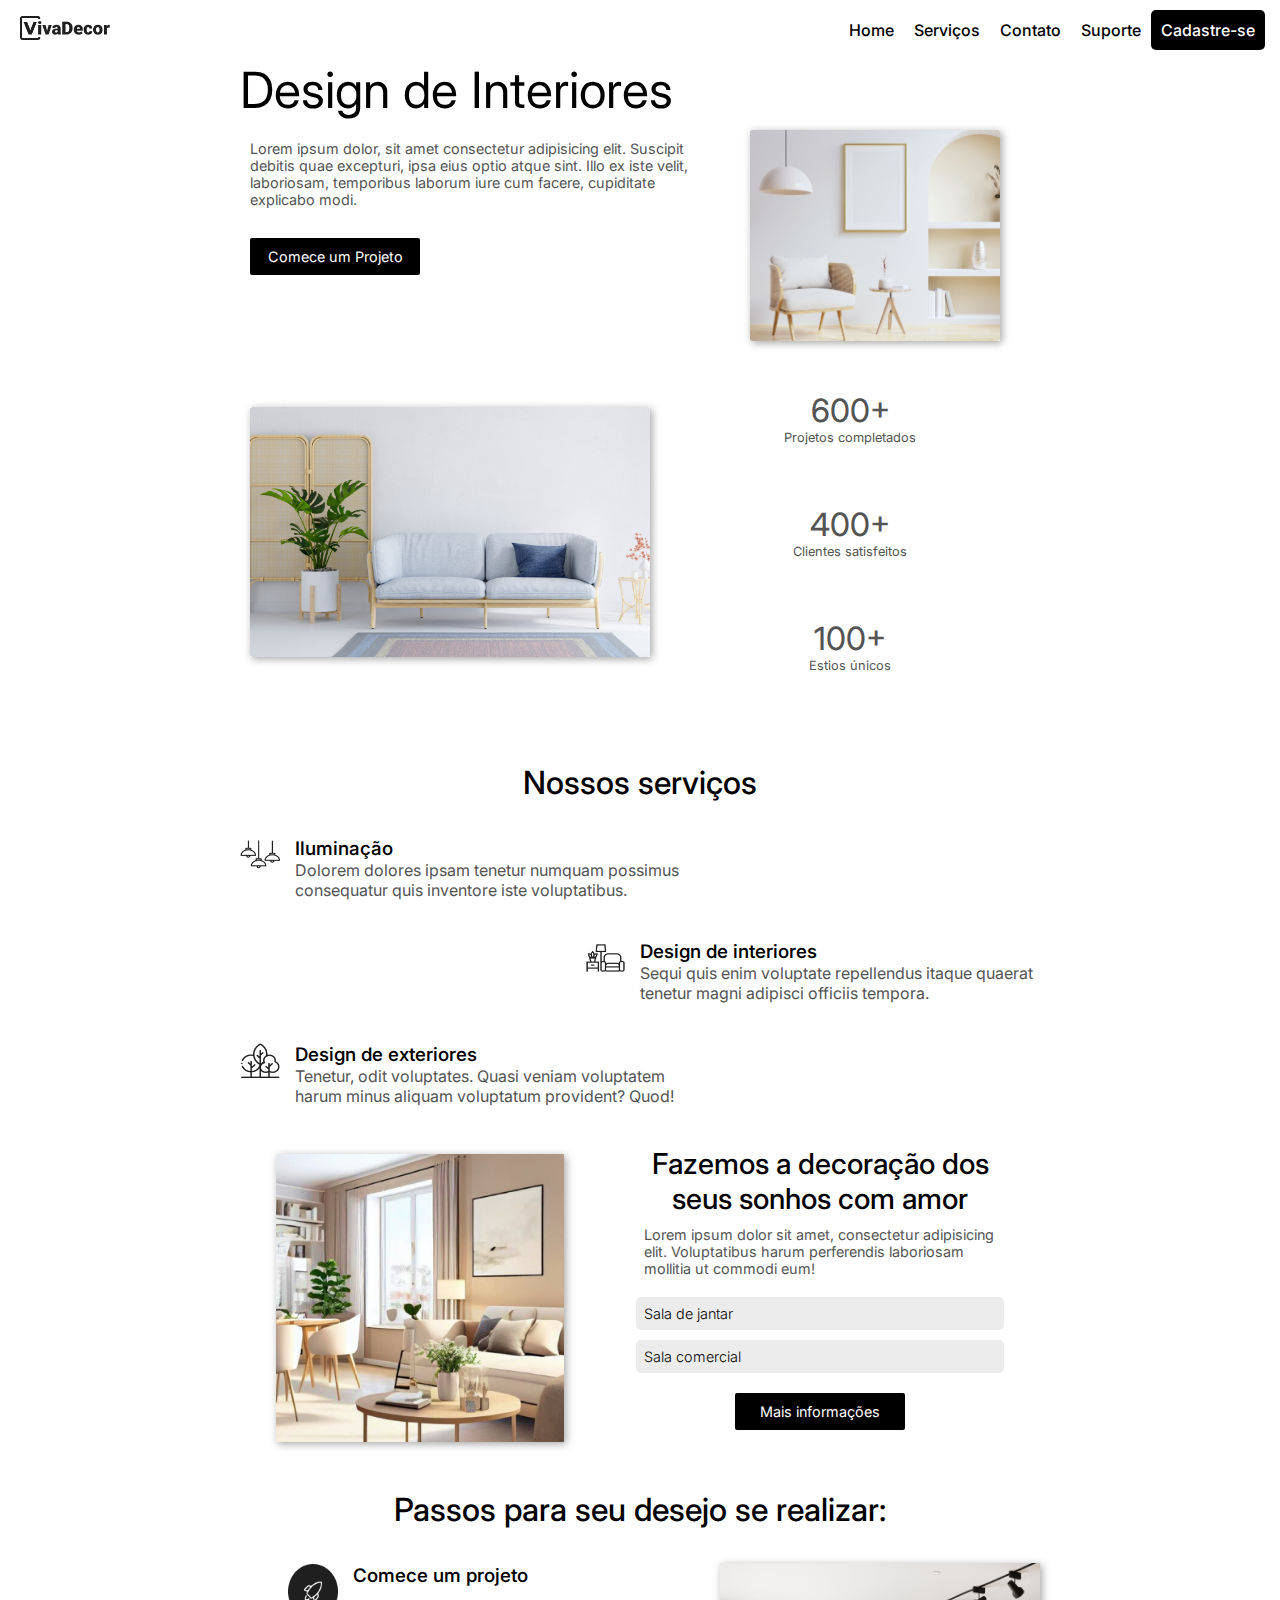
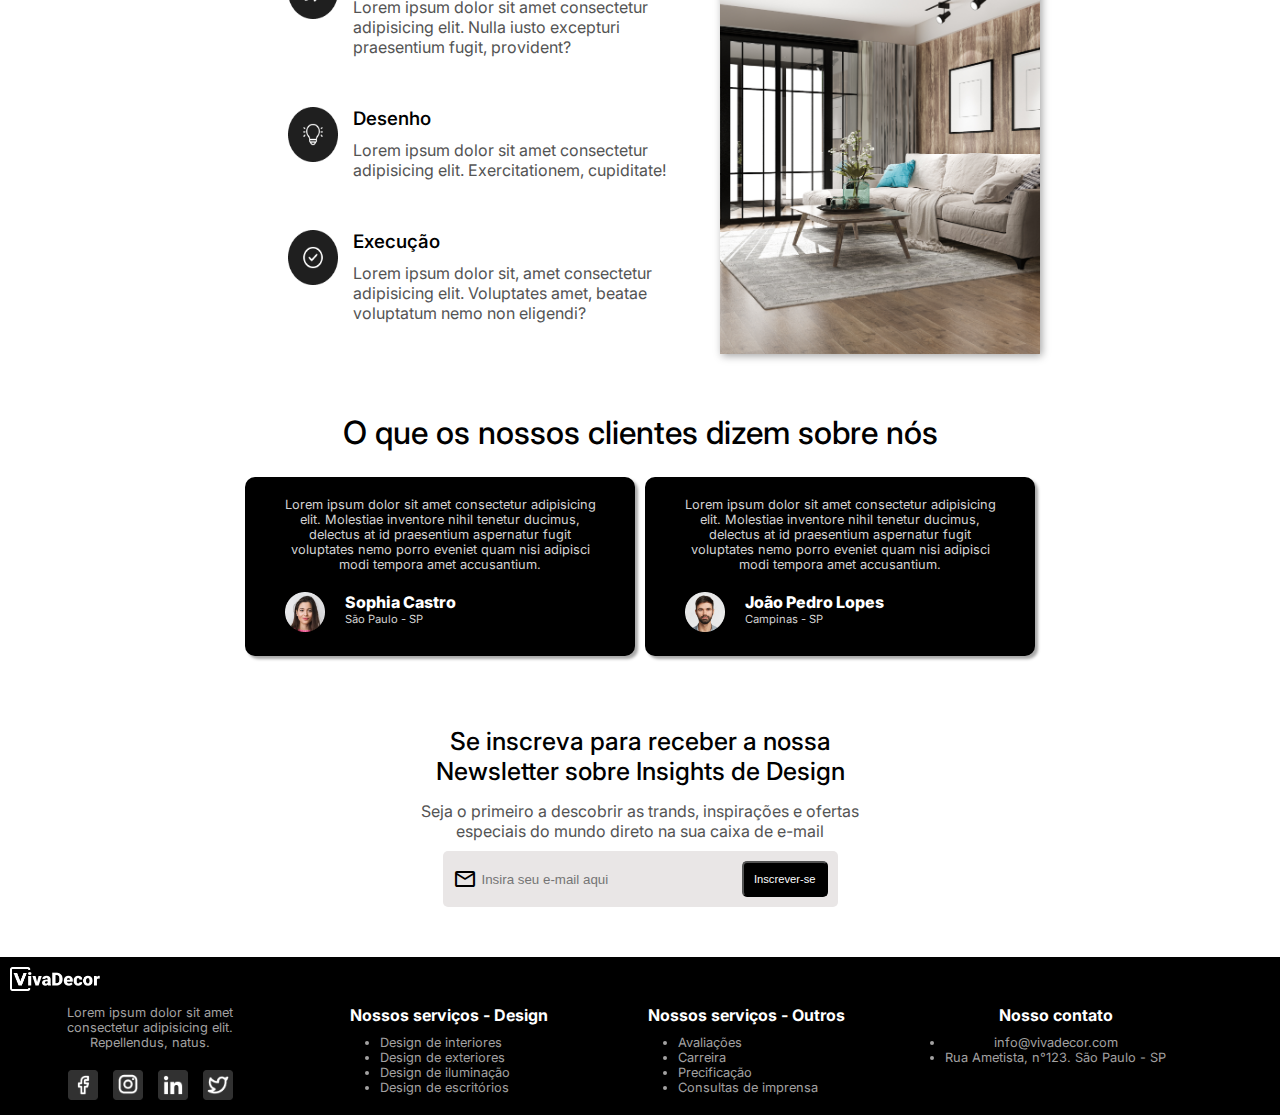
<file: index.html>
<!DOCTYPE html>
<html lang="pt-br">
  <head>
    <meta charset="UTF-8" />
    <meta name="viewport" content="width=device-width, initial-scale=1.0" />
    <title>C</title>
    <link
      rel="stylesheet"
      href="https://fonts.googleapis.com/css2?family=Material+Symbols+Outlined:opsz,wght,FILL,GRAD@20..48,100..700,0..1,-50..200&icon_names=add"
    />
    <link
      rel="stylesheet"
      href="https://fonts.googleapis.com/css2?family=Material+Symbols+Outlined:opsz,wght,FILL,GRAD@20..48,100..700,0..1,-50..200&icon_names=mail"
    />
    <link rel="stylesheet" href="estilos/style.css" />
  </head>
  <body>
    <header>
      <div>
        <img
          src="midia/Logo_branca.png"
          alt="Lovo Viva decor"
          id="header_logo"
        />
      </div>
      <div class="menu-toggle" id="menu-toggle">
        <span></span>
        <span></span>
        <span></span>
      </div>
      <nav id="nav">
        <a href="index.html">Home</a>
        <a href="#">Serviços</a>
        <a href="contato.html">Contato</a>
        <a href="#">Suporte</a>
        <a href="#" id="nav_cadastro">Cadastre-se</a>
      </nav>
    </header>

    <section>
        <div>
          <h1>Design de Interiores</h1>
          <div id="projeto_container">
            <div id="projeto_content">
              <p class="p_grande" id="projeto_p">
                Lorem ipsum dolor, sit amet consectetur adipisicing elit. Suscipit
                debitis quae excepturi, ipsa eius optio atque sint. Illo ex iste
                velit, laboriosam, temporibus laborum iure cum facere, cupiditate
                explicabo modi.
              </p>
              <a href="#" class="button" id="button_projeto">Comece um Projeto</a>
            </div>
            <img
              src="midia/Imagem_1.png"
              alt="Imagem de uma poltrona de palha e almofadas brancas, com abajur, quadro, mesa pequena e decoração minimalista branca"
              id="imagem_01"
              class="imagem"
            />
          </div>
        </div>
        <div id="estima_container">
          <div id="estima_content">
            <div class="estima_div">
              <p class="estima_num">600+</p>
              <p class="estima_p">Projetos completados</p>
            </div>
            <div class="estima_div">
              <p class="estima_num">400+</p>
              <p class="estima_p">Clientes satisfeitos</p>
            </div>
            <div class="estima_div">
              <p class="estima_num">100+</p>
              <p class="estima_p">Estios únicos</p>
            </div>
          </div>
          <img
            src="midia/Imagem_2.png"
            alt="Imagm de um sofá com dois lugares e uma planta. Decoração minimalista"
            id="imagem_02"
            class="imagem"
          />
        </div>
        <h2 id="servicos_h2">Nossos serviços</h2>
        <div id="servicos_container">
          <div class="servicos_content">
            <img src="midia/icone_1.png" alt="Lustres" class="servicos_img" />
            <div class="servicos_text">
              <h3 class="servicos_h3">Iluminação</h3>
              <p class="servicos_p">
                Dolorem dolores ipsam tenetur numquam possimus consequatur quis
                inventore iste voluptatibus.
              </p>
            </div>
          </div>
          <div class="servicos_content" id="servicos_even">
            <img
              src="midia/icone_2.png"
              alt="Ícone de sofás"
              class="servicos_img"
            />
            <div class="servicos_text">
              <h3 class="servicos_h3">Design de interiores</h3>
              <p class="servicos_p">
                Sequi quis enim voluptate repellendus itaque quaerat tenetur magni
                adipisci officiis tempora.
              </p>
            </div>
          </div>
          <div class="servicos_content">
            <img
              src="midia/icone_3.png"
              alt="Ícone de árvores"
              class="servicos_img"
            />
            <div class="servicos_text">
              <h3 class="servicos_h3">Design de exteriores</h3>
              <p class="servicos_p">
                Tenetur, odit voluptates. Quasi veniam voluptatem harum minus
                aliquam voluptatum provident? Quod!
              </p>
            </div>
          </div>
        </div>
        <div id="exemplos_container">
          <div id="exemplos_img">
            <img
              src="midia/Imagem_3.png"
              alt="Decoração aconchegante com plantas"
              id="imagem_03"
              class="imagem"
            />
          </div>
          <div id="exemplos_txt">
            <h2 id="exemplos_h2">Fazemos a decoração dos seus sonhos com amor</h2>
            <p class="p_grande" id="exemplos_p">
              Lorem ipsum dolor sit amet, consectetur adipisicing elit. Voluptatibus
              harum perferendis laboriosam mollitia ut commodi eum!
            </p>
            <div class="hid_div" onclick="abraCadabra1()">
              <h3 class="hid_h3">Sala de jantar</h3>
            </div>
            <img
              src="midia/img_sala_de-jantar.jpg"
              alt="Imagem de uma sala de jantar"
              class="hid_img"
              id="img_jantar"
            />
            <div class="hid_div" onclick="abraCadabra2()">
              <h3 class="hid_h3">Sala comercial</h3>
            </div>
            <img
              src="midia/img_sala_comercial.jpg"
              alt="Imagem de uma sala comercial"
              class="hid_img"
              id="img_office"
            />
            <a href="#" class="button" id="button_info">Mais informações</a>
          </div>
        </div>
        <div>
          <h2>Passos para seu desejo se realizar:</h2>
          <div id="passos_container">
            <div id="passos_txt_container">
              <div class="passos_content">
                <img
                  src="midia/icone_4.png"
                  alt="Imagem de um foguete"
                  class="passos_img"
                />
                <div class="passos_txt">
                  <h3>Comece um projeto</h3>
                  <p class="passos_p">
                    Lorem ipsum dolor sit amet consectetur adipisicing elit. Nulla
                    iusto excepturi praesentium fugit, provident?
                  </p>
                </div>
              </div>
              <div class="passos_content">
                <img
                  src="midia/icone_5.png"
                  alt="Imagem de uma lâmpada"
                  class="passos_img"
                />
                <div>
                  <h3>Desenho</h3>
                  <p class="passos_p">
                    Lorem ipsum dolor sit amet consectetur adipisicing elit.
                    Exercitationem, cupiditate!
                  </p>
                </div>
              </div>
              <div class="passos_content">
                <img
                  src="midia/icone_6.png"
                  alt="Imagem de um check"
                  class="passos_img"
                />
                <div class="passos_txt">
                  <h3>Execução</h3>
                  <p class="passos_p">
                    Lorem ipsum dolor sit, amet consectetur adipisicing elit.
                    Voluptates amet, beatae voluptatum nemo non eligendi?
                  </p>
                </div>
              </div>
            </div>
            <img
              src="midia/Imagem_4.png"
              alt="Decoração de uma sala de jantar elegante"
              class="imagem"
              id="passos_img"
            />
          </div>
        </div>
        <div>
          <h2>O que os nossos clientes dizem sobre nós</h2>
          <div class="depoimentos">
            <div class="depoimento_container">
              <p class="depoimento_p">
                Lorem ipsum dolor sit amet consectetur adipisicing elit. Molestiae
                inventore nihil tenetur ducimus, delectus at id praesentium
                aspernatur fugit voluptates nemo porro eveniet quam nisi adipisci
                modi tempora amet accusantium.
              </p>
              <div class="depoimento_content">
                <div class="depoimento_div_img">
                  <img
                    src="midia/img_sophia.png"
                    alt="Imagem da Sophia"
                    class="depoimento_img"
                  />
                </div>
                <div class="depoimento_txt">
                  <p class="depoimento_nome">Sophia Castro</p>
                  <p class="depoimento_cidade">São Paulo - SP</p>
                </div>
              </div>
            </div>
            <div class="depoimento_container">
              <p class="depoimento_p">
                Lorem ipsum dolor sit amet consectetur adipisicing elit. Molestiae
                inventore nihil tenetur ducimus, delectus at id praesentium
                aspernatur fugit voluptates nemo porro eveniet quam nisi adipisci
                modi tempora amet accusantium.
              </p>
              <div class="depoimento_content">
                <div class="depoimento_div_img">
                  <img
                    src="midia/img_joao.png"
                    alt="Imagem do João"
                    class="depoimento_img"
                  />
                </div>
                <div class="depoimento_txt">
                  <p class="depoimento_nome">João Pedro Lopes</p>
                  <p class="depoimento_cidade">Campinas - SP</p>
                </div>
              </div>
            </div>
          </div>
        </div>
        <div id="mail_container">
          <h2 id="mail_h3">
            Se inscreva para receber a nossa Newsletter sobre Insights de Design
          </h2>
          <p>
            Seja o primeiro a descobrir as trands, inspirações e ofertas especiais
            do mundo direto na sua caixa de e-mail
          </p>
          <div id="mail_content">
            <span class="material-symbols-outlined">mail</span>
            <input
              type="email"
              name="mail"
              id="mail_txt"
              placeholder="Insira seu e-mail aqui"
            />
            <input
              type="button"
              value="Inscrever-se"
              id="mail_button"
              class="button"
            />
          </div>
        </div>
    </section>
    <footer>
      <div>
        <img
          src="midia/Logo_branca.png"
          alt="Lovo Viva decor"
          id="footer_logo"
        />
      </div>
      <div id="footer_container">
        <div>
          <div id="icone_container">
            <p id="icone_p">
              Lorem ipsum dolor sit amet consectetur adipisicing elit.
              Repellendus, natus.
            </p>
            <div id="icone_content">
              <a href="#"
                ><img
                  src="midia/icone_facebook.png"
                  alt="Icone do Facebook"
                  class="icone_img"
              /></a>
              <a href="#"
                ><img
                  src="midia/icone_instagran.png"
                  alt="Icone do Instagran"
                  class="icone_img"
              /></a>
              <a href="#"
                ><img
                  src="midia/icone_linkedin.png"
                  alt="Icone do LinkedIn"
                  class="icone_img"
              /></a>
              <a href="#"
                ><img
                  src="midia/icone_x.png"
                  alt="Icone do X"
                  class="icone_img"
              /></a>
            </div>
          </div>
        </div>
        <div>
          <p onclick="abraCadabra3()">
            <strong>Nossos serviços - Design</strong>
          </p>
          <ul class="servicos_footer" id="design_ul">
            <li>Design de interiores</li>
            <li>Design de exteriores</li>
            <li>Design de iluminação</li>
            <li>Design de escritórios</li>
          </ul>
        </div>
        <div onclick="abraCadabra4()">
          <p><strong>Nossos serviços - Outros</strong></p>
          <ul class="servicos_footer" id="outros_ul">
            <li>Avaliações</li>
            <li>Carreira</li>
            <li>Precificação</li>
            <li>Consultas de imprensa</li>
          </ul>
        </div>
        <div>
          <p><strong>Nosso contato</strong></p>
          <ul id="contato_ul">
            <li>info@vivadecor.com</li>
            <li>Rua Ametista, n°123. São Paulo - SP</li>
          </ul>
        </div>
      </div>
    </footer>
    <script src="script.js"></script>
  </body>
</html>
</file>
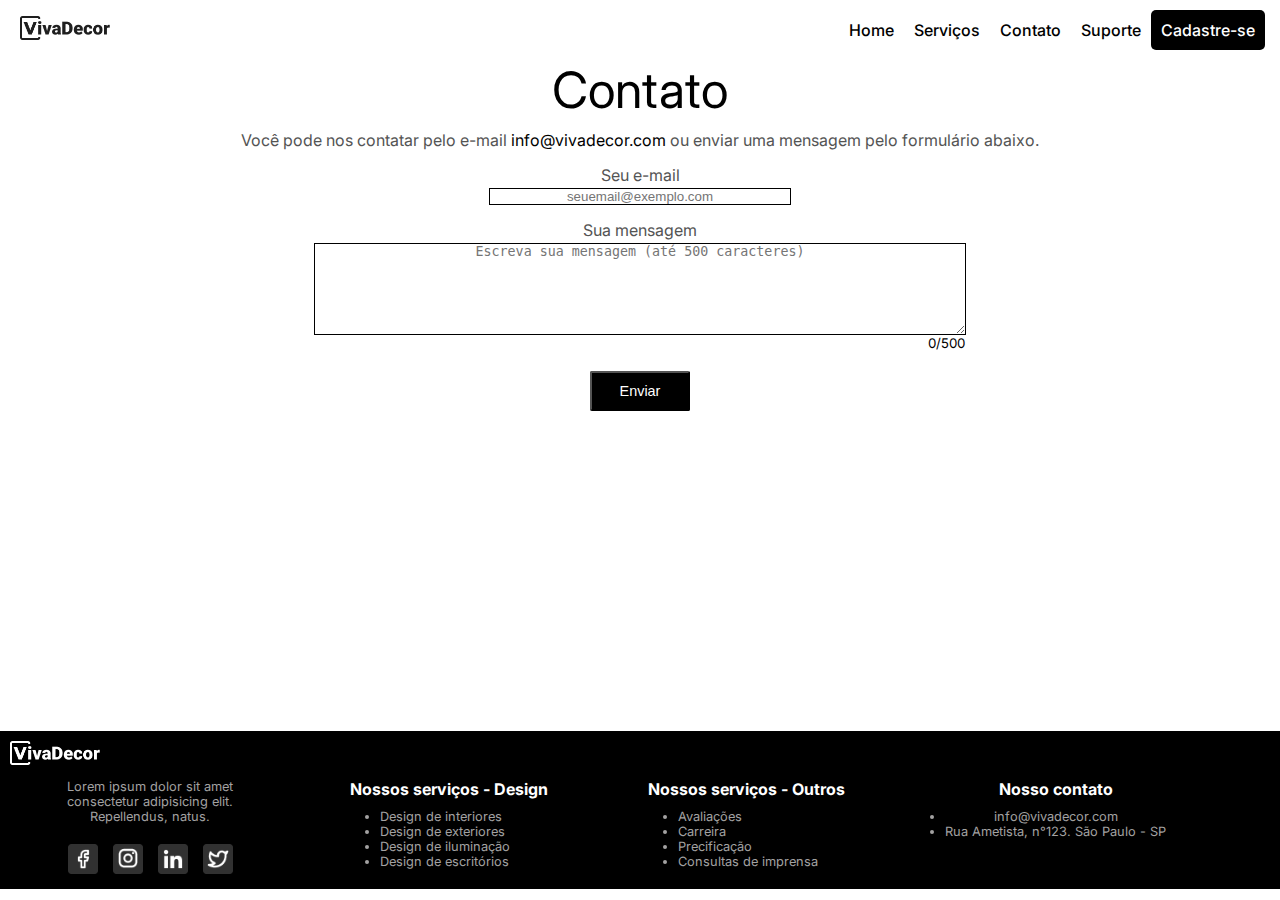
<file: contato.html>
<!DOCTYPE html>
<html lang="pt-br">
  <head>
    <meta charset="UTF-8" />
    <meta name="viewport" content="width=device-width, initial-scale=1.0" />
    <title>LinaDecor - Contato</title>
    <link rel="stylesheet" href="estilos/contato.css" />
  </head>
  <body>
    <header>
      <div>
        <img
          src="midia/Logo_branca.png"
          alt="Lovo Viva decor"
          id="header_logo"
        />
      </div>
      <div class="menu-toggle" id="menu-toggle">
        <span></span>
        <span></span>
        <span></span>
      </div>
      <nav id="nav">
        <a href="index.html">Home</a>
        <a href="#">Serviços</a>
        <a href="contato.html">Contato</a>
        <a href="#">Suporte</a>
        <a href="#" id="nav_cadastro">Cadastre-se</a>
      </nav>
    </header>

    <h1>Contato</h1>
    <p>
      Você pode nos contatar pelo e-mail
      <a href="mailto:info@vivadecor.com" id="email">info@vivadecor.com</a>
      ou enviar uma mensagem pelo formulário abaixo.
    </p>

    <form action="/contato" method="post" autocomplete="on">
      <div>
        <label for="imail" id="mail">Seu e-mail</label>
        <input
          type="email"
          name="email"
          id="imail"
          required
          autocomplete="email"
          placeholder="seuemail@exemplo.com"
        />
      </div>

      <div>
        <label for="mensagem">Sua mensagem</label>
        <div id="textarea">
            <textarea
              name="message"
              id="mensagem"
              rows="6"
              required
              maxlength="500"
              placeholder="Escreva sua mensagem (até 500 caracteres)"
            ></textarea>
            <small id="contador">0/500</small>
        </div>
      </div>

      <button type="submit">Enviar</button>
    </form>

        <footer>
      <div>
        <img
          src="midia/Logo_branca.png"
          alt="Lovo Viva decor"
          id="footer_logo"
        />
      </div>
      <div id="footer_container">
        <div>
          <div id="icone_container">
            <p id="icone_p">
              Lorem ipsum dolor sit amet consectetur adipisicing elit.
              Repellendus, natus.
            </p>
            <div id="icone_content">
              <a href="#"
                ><img
                  src="midia/icone_facebook.png"
                  alt="Icone do Facebook"
                  class="icone_img"
              /></a>
              <a href="#"
                ><img
                  src="midia/icone_instagran.png"
                  alt="Icone do Instagran"
                  class="icone_img"
              /></a>
              <a href="#"
                ><img
                  src="midia/icone_linkedin.png"
                  alt="Icone do LinkedIn"
                  class="icone_img"
              /></a>
              <a href="#"
                ><img
                  src="midia/icone_x.png"
                  alt="Icone do X"
                  class="icone_img"
              /></a>
            </div>
          </div>
        </div>
        <div>
          <p onclick="abraCadabra3()">
            <strong>Nossos serviços - Design</strong>
          </p>
          <ul class="servicos_footer" id="design_ul">
            <li>Design de interiores</li>
            <li>Design de exteriores</li>
            <li>Design de iluminação</li>
            <li>Design de escritórios</li>
          </ul>
        </div>
        <div onclick="abraCadabra4()">
          <p><strong>Nossos serviços - Outros</strong></p>
          <ul class="servicos_footer" id="outros_ul">
            <li>Avaliações</li>
            <li>Carreira</li>
            <li>Precificação</li>
            <li>Consultas de imprensa</li>
          </ul>
        </div>
        <div>
          <p><strong>Nosso contato</strong></p>
          <ul id="contato_ul">
            <li>info@vivadecor.com</li>
            <li>Rua Ametista, n°123. São Paulo - SP</li>
          </ul>
        </div>
      </div>
    </footer>
    
    <script src="script.js"></script>
  </body>
</html>
</file>
<file: estilos/style.css>
@import url("https://fonts.googleapis.com/css2?family=Inter:ital,opsz,wght@0,14..32,100..900;1,14..32,100..900&display=swap");

:root {
  --cor01: #eceeea;
  --COR02: #545454;

  --fonte-padrão: "Inter", sans-serif;
}

* {
  margin: 0;
  padding: 0;
}

body {
  font-family: var(--fonte-padrão);
}

/* Fiz esse site em mobile-firt */

/* -------------CABEÇALHO-------------*/

section {
  max-width: 800px;
  margin: 0 auto;
}

header {
  position: fixed;
  z-index: 3;
  width: calc(100% - 40px);
  display: flex;
  justify-content: space-between;
  align-items: center;
  padding: 10px 20px;
  background-color: #333;
  color: white;
}

header img {
  width: 90px;
}

header span {
  height: 10rem;
}

/* Botão do menu hambúrguer */
.menu-toggle {
  display: flex; /* Mostra o botão */
  flex-direction: column; /* Alinha as barras verticalmente */
  cursor: pointer; /* Muda o cursor para mãozinha */
}
/* Linhas do menu hambúrguer */
.menu-toggle span {
  background: white;
  height: 2px;
  width: 25px;
  margin: 3px 0;
  transition: 0.3s;
}

nav {
  display: none; /* Esconde o menu por padrão */
  flex-direction: column; /* Alinha links na vertical */
  background-color: #444; /* Cor de fundo do menu */
  position: absolute; /* Permite posicionamento no topo */
  top: 50px;
  right: 20px;
  border-radius: 5px;
}

nav a {
  text-decoration: none;
  color: white;
  transition: color 0.3s;
  padding: 10px;
  border-radius: 0px 0px 5px 5px;
}

#nav_cadastro {
  background-color: black;
  color: white;
  transition: color 0.3s;
}

nav a:hover {
  color: #f4a261;
}

nav.active {
  display: flex;
}

/* -------------CORPO DO TEXTO-------------*/

h1 {
  font-weight: normal;
  font-size: 50px;
  text-align: center;
  padding: 60px 0 10px 0;
}

h2 {
  text-align: center;
  padding: 40px 0 15px 0;
  font-size: 2rem;
  font-weight: 350;
  width: 80%;
  margin: auto;
}

h3 {
  font-weight: 550;
}

p {
  color: var(--COR02);
  text-align: center;
  margin: auto;
}

.button {
  text-decoration: none;
  width: 150px;
  text-align: center;
  background-color: black;
  font-size: 0.9rem;
  color: white;
  display: block;
  margin: auto;
  margin: 20px auto;
  padding: 10px;
  border-radius: 2px;
}

.imagem {
  display: block;
  max-width: 80%;
  margin: auto;
  box-shadow: 2px 2px 8px rgba(0, 0, 0, 0.36);
}

.p_grande {
  padding: 10px;
  margin-bottom: 10px;
  width: 80%;
}

#estima_content {
  padding: 40px;
  display: flex;
  justify-content: space-around;
}

.estima_div {
  padding: 10px;
}

.estima_num {
  font-weight: 450;
  font-size: 2rem;
}

.estima_p {
  font-size: 0.8rem;
}

#servicos_container {
  margin-bottom: 20px;
}

.servicos_content {
  display: flex;
  width: 80%;
  margin: auto;
  gap: 15px;
  padding-bottom: 20px;
}

.servicos_img {
  width: 50px;
  height: 55px;
}

.servicos_p {
  text-align: left;
}

.hid_div {
  display: flex;
  justify-content: space-between;
  width: 80%;
  background-color: rgba(211, 211, 211, 0.438);
  padding: 8px;
  margin: 10px auto 10px auto;
  border-radius: 5px;
}

.hid_h3 {
  font-weight: 300;
  font-size: 1.1rem;
}

.hid_img {
  display: none;
  max-width: 80%;
  margin: auto;
  box-shadow: 2px 2px 8px rgba(0, 0, 0, 0.36);
}

#img_jantar {
  width: 50%;
}

.passos_content {
  display: flex;
  width: 80%;
  margin: 20px auto 50px auto;
  gap: 15px;
}

.passos_img {
  width: 50px;
  height: 55px;
}

.passos_p {
  text-align: left;
  margin-top: 10px;
}

.depoimento_container {
  background-color: black;
  width: 300px;
  margin: 10px auto 10px auto;
  padding: 20px;
  border-radius: 10px;
  box-shadow: 3px 3px 3px rgba(0, 0, 0, 0.344);
}

.depoimento_content {
  display: flex;
  padding-top: 20px;
}

.depoimento_p {
  color: lightgray;
  font-size: 0.8rem;
  width: 90%;
}

.depoimento_div_img {
  width: 80px;
  text-align: center;
}

.depoimento_img {
  width: 40px;
}

.depoimento_nome {
  color: white;
  font-weight: 800;
}

.depoimento_cidade {
  color: lightgray;
  font-size: 0.7rem;
  text-align: left;
}

#mail_h3 {
  font-size: 1.55rem;
  font-weight: 500;
  width: 100%;
}

#mail_container {
  max-width: 500px;
  margin: 20px auto;
  padding: 0 40px 20px 40px;
}

#mail_content {
  display: flex;
  justify-content: space-around;
  margin: 10px auto;
  padding: 10px;
  width: 75%;
  background-color: rgb(233, 230, 230);
  border-radius: 5px;
}

#mail_txt {
  border: none;
  padding: 5px;
  background-color: rgb(233, 230, 230);
  width: 100%;
}

#mail_button {
  font-size: 0.7rem;
  width: 100px;
  border-radius: 5px;
  margin: 0 0 0 auto;
  float: right;
}

.material-symbols-outlined {
  align-self: center;
  font-variation-settings: "FILL" 0, "wght" 400, "GRAD" 0, "opsz" 24;
}

/* --------------FOOTER--------------- */

footer {
  background-color: black;
  color: white;
}

footer p {
  color: white;
  margin: 10px auto 10px auto;
}

#footer_logo {
  margin: 10px 10px 0 10px;
  width: 90px;
}

#icone_content {
  width: 60%;
  margin: 10px auto;
  display: flex;
  justify-content: space-around;
}

.icone_img {
  width: 30px;
}

.servicos_footer {
  display: none;
  margin-left: 35%;
  margin-top: 0;
  color: #a3a2a2;
  font-size: 0.8rem;
}

#contato_ul {
  text-align: center;
  font-size: 0.8rem;
  padding-bottom: 20px;
  color: #a3a2a2;
}

@media (min-width: 768px) {
  header {
    background-color: white;
  }
  #menu-toggle {
    display: none;
  }

  nav {
    display: flex;
    flex-direction: row;
    background-color: white;
    position: relative;
    top: 0px;
    right: -5px;
  }

  nav a {
    color: black;
    font-weight: 500;
  }

  #nav_cadastro {
    border-radius: 5px;
  }

  /*-------BODY-------- */
  body > div {
    width: 90%;
    margin: auto;
  }

  h1 {
    text-align: left;
  }

  h2 {
    font-weight: 500;
  }

  .p_grande {
    text-align: left;
    font-size: 0.9rem;
  }

  #projeto_container {
    display: flex;
    justify-content: space-between;
  }

  #projeto_p {
    /* width: calc(100% - 280px); */
    text-align: left;
    margin: 0 auto 0 0;
  }

  #imagem_01 {
    width: 250px;
    margin: 0 0 0 auto;
    position: relative;
    right: 5%;
  }

  #button_projeto {
    margin-left: 10px;
  }

  #estima_container {
    display: flex;
    flex-direction: row-reverse;
    justify-content: space-between;
  }

  #estima_content {
    padding: 0;
    margin: 0 auto;
    display: block;
  }

  .estima_div {
    margin: 40px 0px;
  }

  #imagem_02 {
    margin: auto 10px;
    width: 400px;
    height: 250px;
  }

  .servicos_img {
    width: 40px;
    height: 35px;
  }

  .servicos_content {
    margin: 20px 0;
  }

  .servicos_p {
    width: 400px;
  }

  #servicos_even {
    width: 100%;
    justify-content: flex-end;
  }

  #exemplos_container {
    display: flex;
  }

  #exemplos_txt,
  #exemplos_img {
    margin: auto;
  }

  #imagem_03 {
    margin: auto;
  }

  #exemplos_h2 {
    font-size: 1.8rem;
    padding: 0px;
  }

  .hid_h3 {
    align-content: center;
    font-size: 0.9rem;
  }

  #passos_container {
    display: flex;
    justify-content: space-between;
  }

  #passos_img {
    width: 40%;
  }

  .depoimento_container {
    width: 500px;
  }

  #mail_content {
    max-width: 500px;
  }

  #footer_container {
    display: flex;
    justify-content: space-around;
    width: 95%;
  }

  #icone_container {
    display: flex;
    flex-direction: column;
    justify-content: space-around;
    width: 200px;
  }

  #icone_p {
    font-size: 0.8rem;
    color: #a3a2a2;
  }

  #icone_content {
    width: 90%;
    margin: 10px auto;
    display: flex;
    justify-content: space-around;
  }

  .servicos_footer {
    display: block;
    margin-left: 30px;
    margin-top: 0;
    color: #a3a2a2;
    font-size: 0.8rem;
    padding-bottom: 20px;
  }
}

@media (min-width: 800px) {
  .depoimentos {
    display: flex;
  }

  .depoimento_container {
    width: 350px;
  }
}
</file>
<file: estilos/contato.css>
@import url("https://fonts.googleapis.com/css2?family=Inter:ital,opsz,wght@0,14..32,100..900;1,14..32,100..900&display=swap");

:root {
  --cor01: #eceeea;
  --COR02: #545454;

  --fonte-padrão: "Inter", sans-serif;
}

* {
  margin: 0;
  padding: 0;
}

body {
  font-family: var(--fonte-padrão);
}

header {
  position: fixed;
  z-index: 3;
  width: calc(100% - 40px);
  display: flex;
  justify-content: space-between;
  align-items: center;
  padding: 10px 20px;
  background-color: #333;
  color: white;
}

header img {
  width: 90px;
}

header span {
  height: 10rem;
}

/* Botão do menu hambúrguer */
.menu-toggle {
  display: flex; /* Mostra o botão */
  flex-direction: column; /* Alinha as barras verticalmente */
  cursor: pointer; /* Muda o cursor para mãozinha */
}
/* Linhas do menu hambúrguer */
.menu-toggle span {
  background: white;
  height: 2px;
  width: 25px;
  margin: 3px 0;
  transition: 0.3s;
}

nav {
  display: none; /* Esconde o menu por padrão */
  flex-direction: column; /* Alinha links na vertical */
  background-color: #444; /* Cor de fundo do menu */
  position: absolute; /* Permite posicionamento no topo */
  top: 50px;
  right: 20px;
  border-radius: 5px;
}

nav a {
  text-decoration: none;
  color: white;
  transition: color 0.3s;
  padding: 10px;
  border-radius: 0px 0px 5px 5px;
}

#nav_cadastro {
  background-color: black;
  color: white;
  transition: color 0.3s;
}

nav a:hover {
  color: #f4a261;
}

nav.active {
  display: flex;
}

h1 {
  font-weight: normal;
  font-size: 50px;
  text-align: center;
  padding: 60px 0 10px 0;
}

p,
label,
input,
textarea {
  color: var(--COR02);
  text-align: center;
  display: block;
  margin: auto;
}

#email {
  text-decoration: none;
  color: black;
}

label {
  padding-top: 15px;
  padding-bottom: 3px;
}

input {
  width: 250px;
  border: 1px solid #000000;
}

textarea {
  width: 350px;
  border: 1px solid #000000;
}

#textarea small {
  display: flex;
  justify-content: flex-end;
  width: 350px;
  margin: 0 auto;
}

button {
  text-decoration: none;
  width: 100px;
  text-align: center;
  background-color: black;
  font-size: 0.9rem;
  color: white;
  display: block;
  margin: 20px auto;
  padding: 10px;
  border-radius: 2px;
}


/* ------------------Footer---------------- */

footer {
  background-color: black;
  color: white;
  position: relative;
  top: calc(100vh - 600px);
}

footer p {
  color: white;
  margin: 10px auto 10px auto;
}

#footer_logo {
  margin: 10px 10px 0 10px;
  width: 90px;
}

#icone_content {
  width: 60%;
  margin: 10px auto;
  display: flex;
  justify-content: space-around;
}

.icone_img {
  width: 30px;
}

.servicos_footer {
  display: none;
  margin-left: 35%;
  margin-top: 0;
  color: #a3a2a2;
  font-size: 0.8rem;
}

#contato_ul {
  text-align: center;
  font-size: 0.8rem;
  padding-bottom: 20px;
  color: #a3a2a2;
}

@media (min-width: 768px) {
  header {
    background-color: white;
  }
  #menu-toggle {
    display: none;
  }

  nav {
    display: flex;
    flex-direction: row;
    background-color: white;
    position: relative;
    top: 0px;
    right: -5px;
  }

  nav a {
    color: black;
    font-weight: 500;
  }

  #nav_cadastro {
    border-radius: 5px;
  }

  /* -------------CORPO---------------- */
  input {
    width: 300px;
  }

  textarea {
    width: 650px;
  }

  #textarea small {
    width: 650px;
  }

  /* footer */
  #footer_container {
    display: flex;
    justify-content: space-around;
    width: 95%;
  }

  #icone_container {
    display: flex;
    flex-direction: column;
    justify-content: space-around;
    width: 200px;
  }

  #icone_p {
    font-size: 0.8rem;
    color: #a3a2a2;
  }

  #icone_content {
    width: 90%;
    margin: 10px auto;
    display: flex;
    justify-content: space-around;
  }

  .servicos_footer {
    display: block;
    margin-left: 30px;
    margin-top: 0;
    color: #a3a2a2;
    font-size: 0.8rem;
    padding-bottom: 20px;
  }
}
</file>
